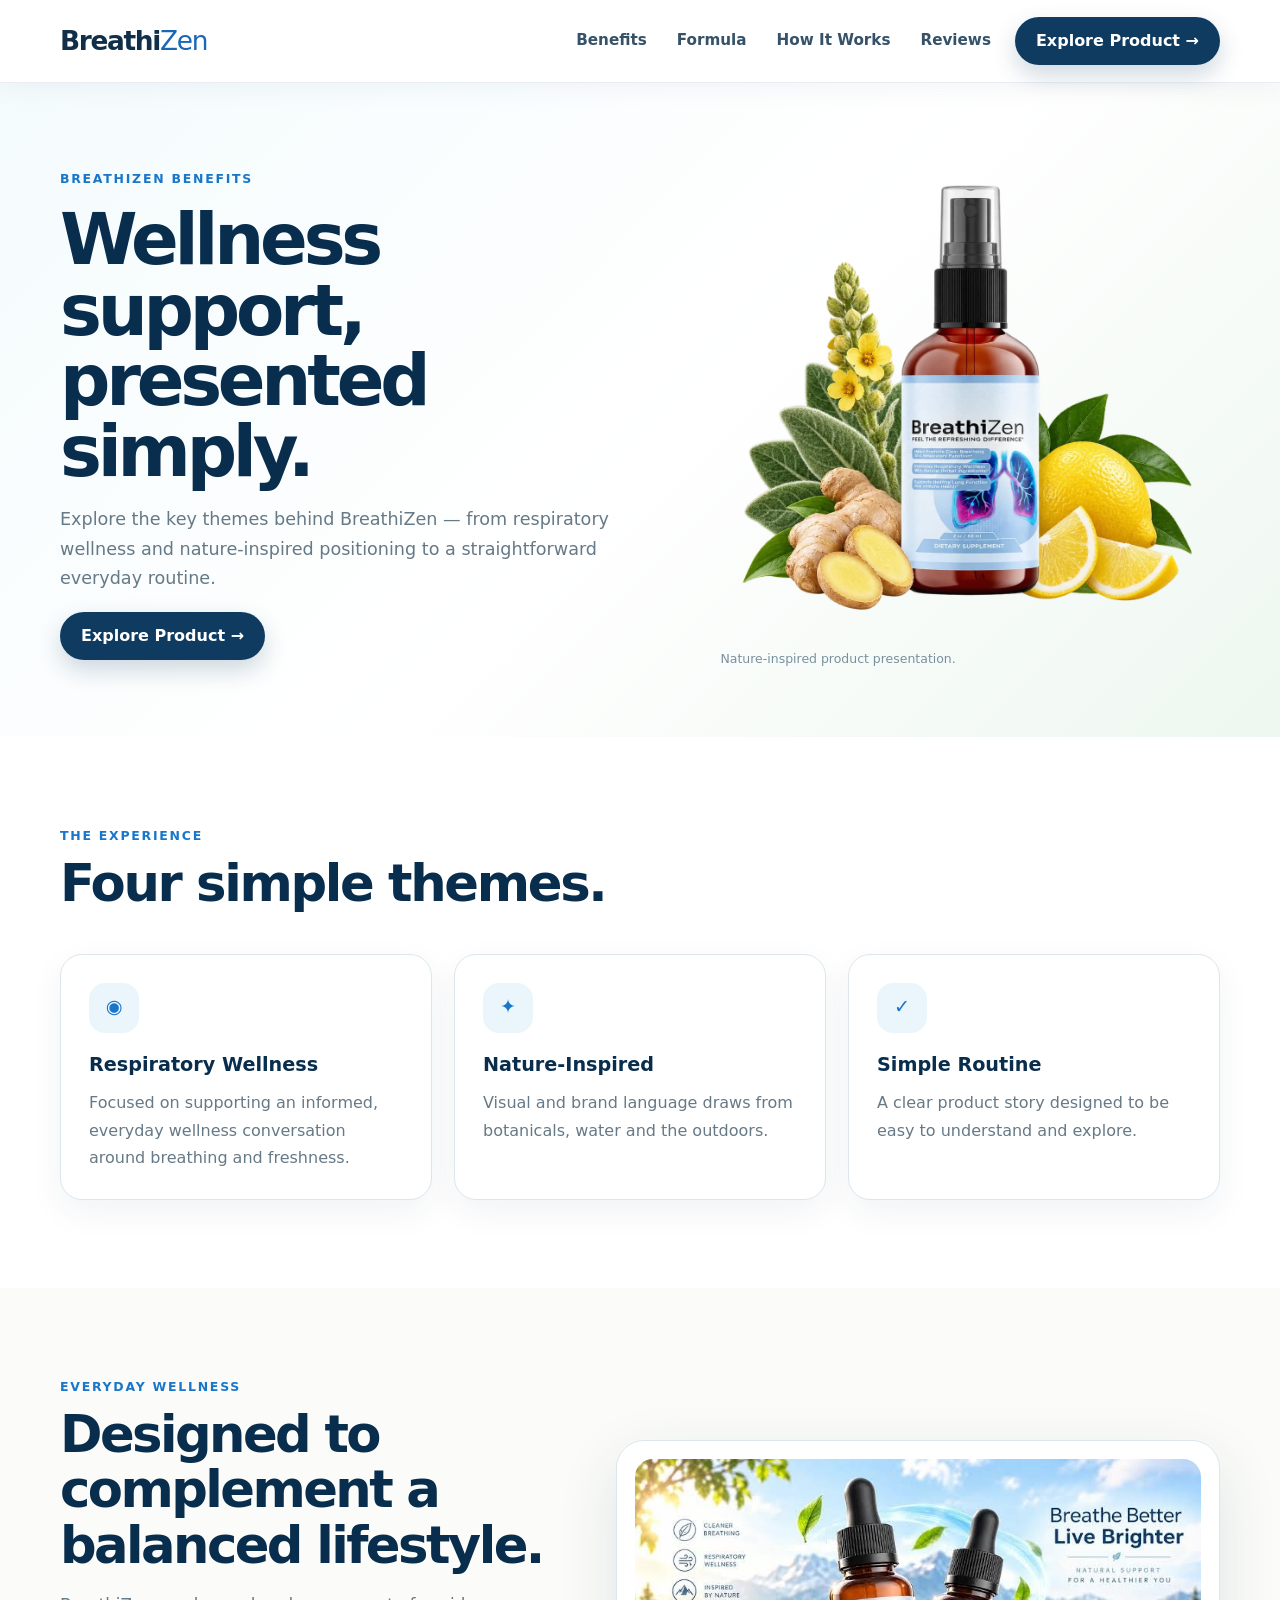
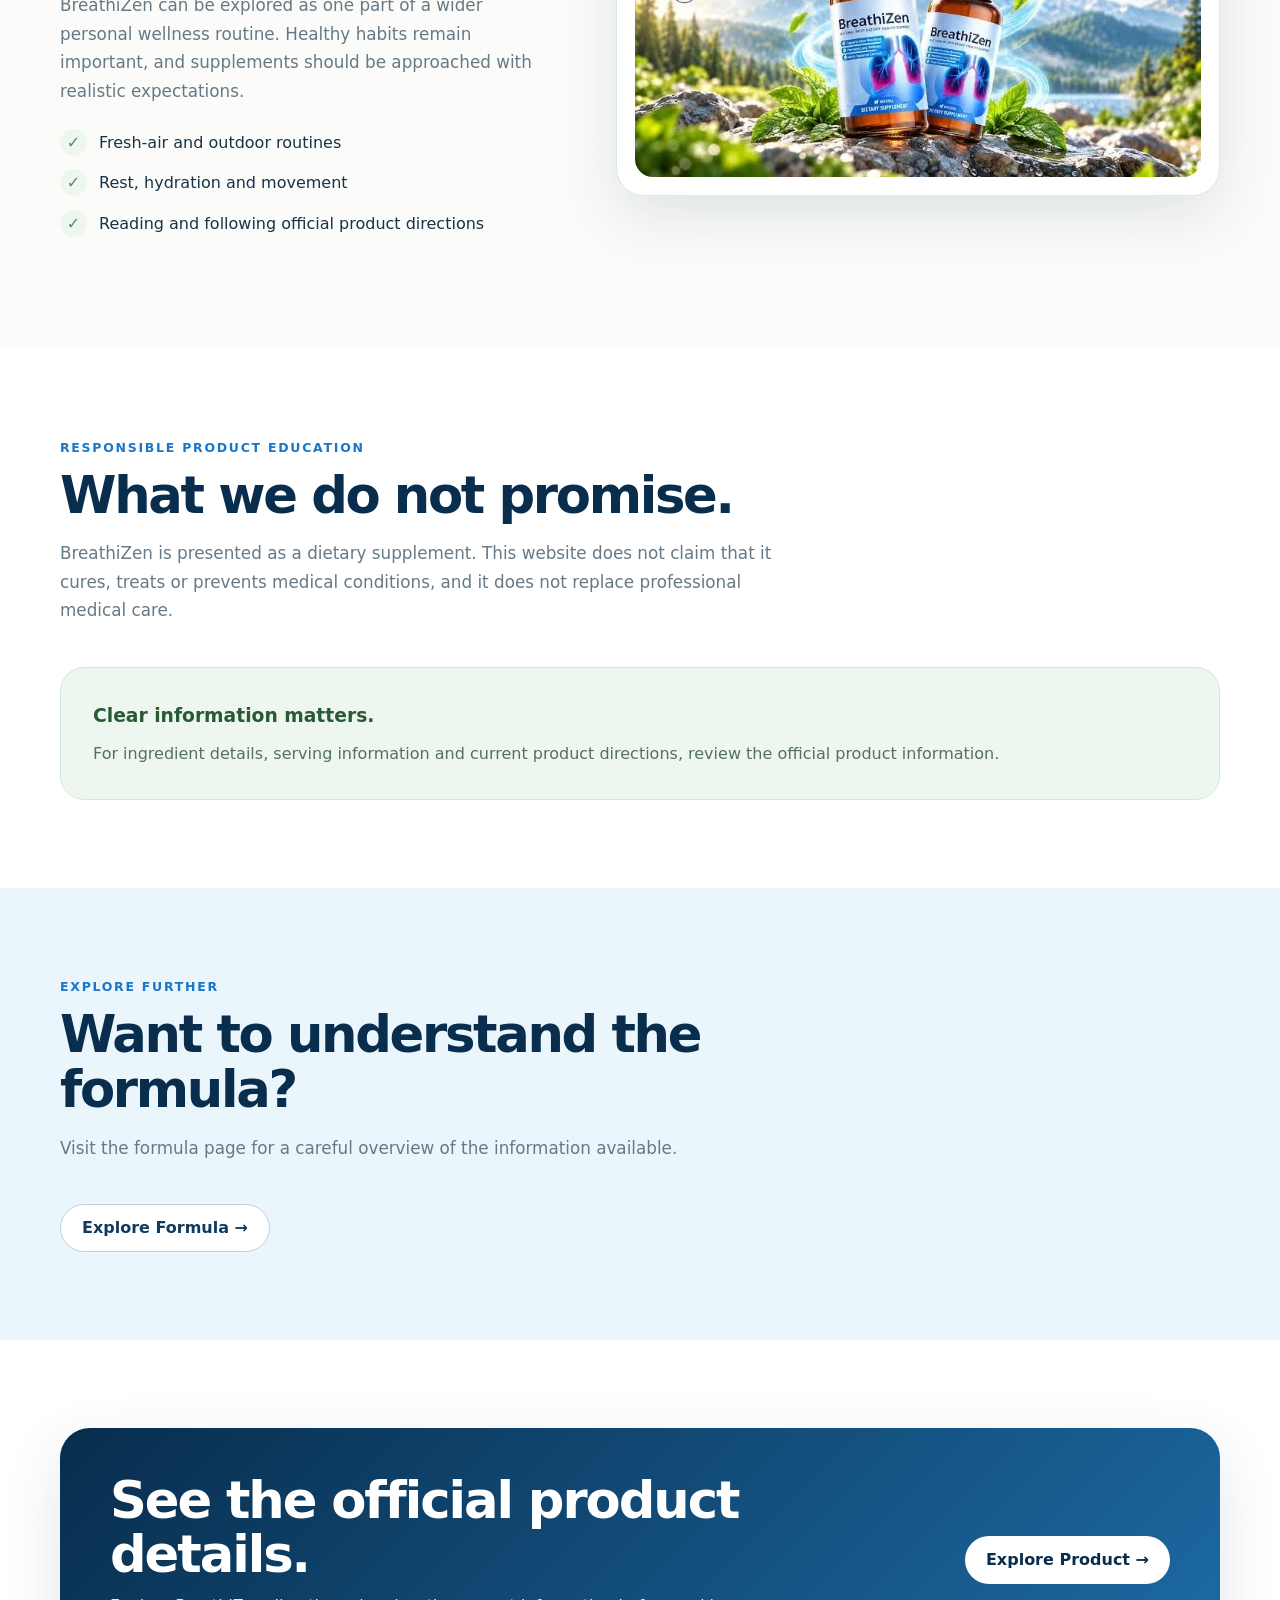
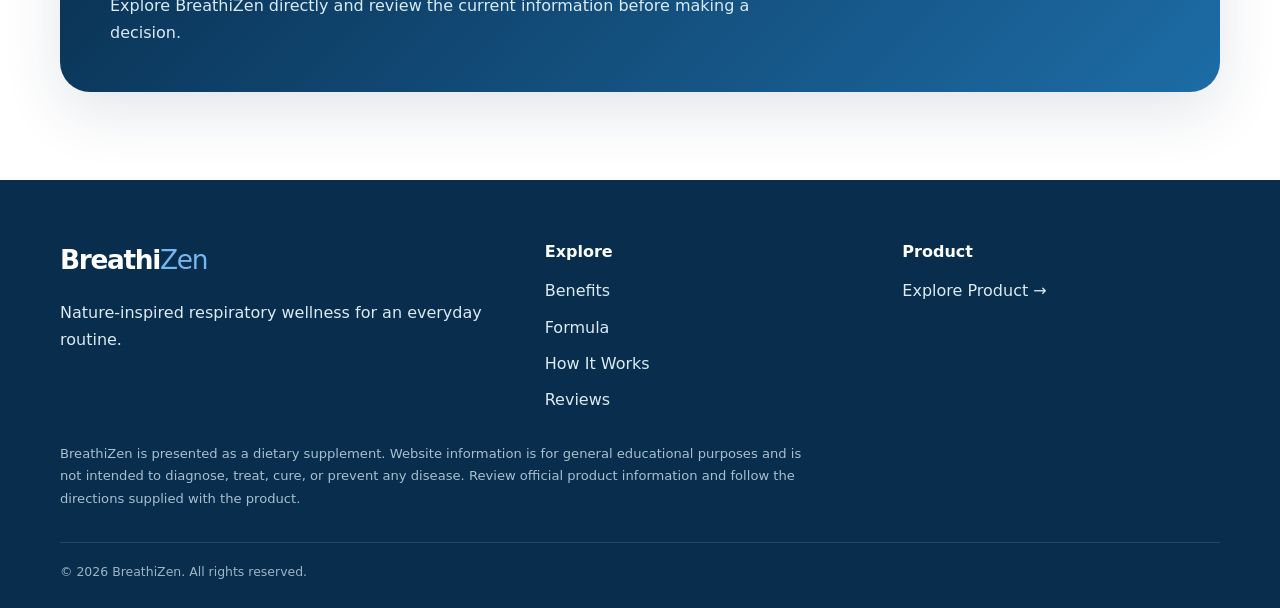
<file: benefits.html>
<!doctype html><html lang="en"><head><meta charset="utf-8"><meta name="viewport" content="width=device-width, initial-scale=1"><title>BreathiZen Benefits | Respiratory Wellness</title><meta name="description" content="Explore the nature-inspired wellness themes behind BreathiZen."><link rel="stylesheet" href="style.css"></head><body><header class="site-header"><div class="container nav"><a class="brand" href="index.html" aria-label="BreathiZen home">Breathi<span>Zen</span></a><nav class="nav-links" aria-label="Primary navigation"><a href="benefits.html">Benefits</a><a href="formula.html">Formula</a><a href="how-it-works.html">How It Works</a><a href="reviews.html">Reviews</a></nav><a class="nav-cta" href="https://taptobuynow.com/breathizen/">Explore Product →</a><button class="menu-toggle" type="button" aria-label="Open menu" aria-expanded="false">☰</button></div></header>
<main><section class="page-hero"><div class="container page-hero-grid"><div><div class="kicker">BreathiZen Benefits</div><h1>Wellness support, presented simply.</h1><p>Explore the key themes behind BreathiZen — from respiratory wellness and nature-inspired positioning to a straightforward everyday routine.</p><div class="actions"><a class="btn btn-primary" href="https://taptobuynow.com/breathizen/">Explore Product →</a></div></div><div><img src="[data-uri]" alt="BreathiZen bottle with leaves, ginger and lemon"><div class="image-caption">Nature-inspired product presentation.</div></div></div></section>
<section><div class="container"><div class="section-head"><div class="kicker">The experience</div><h2>Four simple themes.</h2></div><div class="cards"><article class="card"><div class="icon-box">◉</div><h3>Respiratory Wellness</h3><p>Focused on supporting an informed, everyday wellness conversation around breathing and freshness.</p></article><article class="card"><div class="icon-box">✦</div><h3>Nature-Inspired</h3><p>Visual and brand language draws from botanicals, water and the outdoors.</p></article><article class="card"><div class="icon-box">✓</div><h3>Simple Routine</h3><p>A clear product story designed to be easy to understand and explore.</p></article></div></div></section>
<section class="section-soft"><div class="container split"><div class="copy"><div class="kicker">Everyday wellness</div><h2>Designed to complement a balanced lifestyle.</h2><p>BreathiZen can be explored as one part of a wider personal wellness routine. Healthy habits remain important, and supplements should be approached with realistic expectations.</p><div class="bullets"><div class="bullet"><span class="check">✓</span><div>Fresh-air and outdoor routines</div></div><div class="bullet"><span class="check">✓</span><div>Rest, hydration and movement</div></div><div class="bullet"><span class="check">✓</span><div>Reading and following official product directions</div></div></div></div><div class="visual-card"><img src="[data-uri]" alt="BreathiZen bottles in a mountain landscape"></div></div></section>
<section><div class="container"><div class="section-head"><div class="kicker">Responsible product education</div><h2>What we do not promise.</h2><p>BreathiZen is presented as a dietary supplement. This website does not claim that it cures, treats or prevents medical conditions, and it does not replace professional medical care.</p></div><div class="review-note"><h3>Clear information matters.</h3><p>For ingredient details, serving information and current product directions, review the official product information.</p></div></div></section>
<section class="section-blue"><div class="container"><div class="section-head"><div class="kicker">Explore further</div><h2>Want to understand the formula?</h2><p>Visit the formula page for a careful overview of the information available.</p></div><a class="btn btn-secondary" href="formula.html">Explore Formula →</a></div></section>
<section><div class="container"><div class="banner"><div><h2>See the official product details.</h2><p>Explore BreathiZen directly and review the current information before making a decision.</p></div><a class="btn btn-primary" href="https://taptobuynow.com/breathizen/">Explore Product →</a></div></div></section></main><footer class="footer"><div class="container"><div class="footer-grid"><div><a class="brand" href="index.html">Breathi<span>Zen</span></a><p>Nature-inspired respiratory wellness for an everyday routine.</p></div><div><h4>Explore</h4><div class="footer-links"><a href="benefits.html">Benefits</a><a href="formula.html">Formula</a><a href="how-it-works.html">How It Works</a><a href="reviews.html">Reviews</a></div></div><div><h4>Product</h4><div class="footer-links"><a href="https://taptobuynow.com/breathizen/">Explore Product →</a></div></div></div><p class="disclaimer">BreathiZen is presented as a dietary supplement. Website information is for general educational purposes and is not intended to diagnose, treat, cure, or prevent any disease. Review official product information and follow the directions supplied with the product.</p><div class="copyright">© 2026 BreathiZen. All rights reserved.</div></div></footer><script>document.addEventListener('DOMContentLoaded',()=>{const b=document.querySelector('.menu-toggle'),n=document.querySelector('.nav-links');if(b&&n){b.addEventListener('click',()=>{const open=n.classList.toggle('open');b.setAttribute('aria-expanded',open)});n.querySelectorAll('a').forEach(a=>a.addEventListener('click',()=>{n.classList.remove('open');b.setAttribute('aria-expanded','false')}))}document.querySelectorAll('.faq-q').forEach(q=>q.addEventListener('click',()=>{const item=q.parentElement;const open=item.classList.toggle('open');q.setAttribute('aria-expanded',open)}));});</script></body></html>
</file>
<file: style.css>
:root{--navy:#103b61;--deep:#082d4d;--blue:#1976c8;--sky:#eaf6fc;--green:#5c8a63;--mint:#edf7ef;--cream:#fbfcf9;--ink:#183247;--muted:#667986;--line:#dbe7ed;--white:#fff;--shadow:0 20px 60px rgba(14,52,79,.12);--radius:24px}
*{box-sizing:border-box}html{scroll-behavior:smooth}body{margin:0;font-family:Inter,ui-sans-serif,system-ui,-apple-system,BlinkMacSystemFont,"Segoe UI",sans-serif;color:var(--ink);background:var(--white);line-height:1.7}a{color:inherit;text-decoration:none}img{display:block;max-width:100%;height:auto}button,a{font:inherit}.container{width:min(1160px,calc(100% - 40px));margin:auto}.site-header{position:sticky;top:0;z-index:1000;background:rgba(255,255,255,.96);backdrop-filter:blur(14px);border-bottom:1px solid rgba(16,59,97,.09);box-shadow:0 5px 24px rgba(16,59,97,.05)}.nav{min-height:82px;display:flex;align-items:center;justify-content:space-between;gap:24px}.brand{font-size:1.65rem;font-weight:850;letter-spacing:-.05em;color:#122f49;white-space:nowrap}.brand span{color:#1768b7;font-weight:500}.nav-links{display:flex;align-items:center;gap:30px;margin-left:auto}.nav-links a{font-size:.95rem;font-weight:700;color:#355269;transition:.2s}.nav-links a:hover{color:var(--blue)}.nav-cta,.btn{display:inline-flex;align-items:center;justify-content:center;min-height:48px;padding:0 21px;border-radius:999px;font-weight:800;line-height:1;white-space:nowrap;transition:transform .2s,box-shadow .2s,background .2s}.nav-cta,.btn-primary{background:var(--navy);color:#fff!important;box-shadow:0 10px 25px rgba(16,59,97,.2)}.nav-cta:hover,.btn-primary:hover{transform:translateY(-2px);background:#0b2d4b;box-shadow:0 14px 30px rgba(16,59,97,.25)}.btn-secondary{border:1px solid #bfd0da;color:var(--navy);background:#fff}.btn-secondary:hover{transform:translateY(-2px);border-color:#8eb0c5;background:#f7fbfd}.menu-toggle{display:none;width:46px;height:46px;border:1px solid var(--line);background:#fff;border-radius:12px;color:var(--navy);cursor:pointer}.hero{position:relative;overflow:hidden;background:linear-gradient(135deg,#f5fbfd 0%,#fff 48%,#eff8f1 100%);padding:86px 0 74px}.hero-grid{display:grid;grid-template-columns:1.02fr .98fr;align-items:center;gap:56px}.eyebrow{display:inline-flex;align-items:center;gap:8px;padding:8px 13px;border-radius:999px;background:var(--mint);color:#3e7047;font-size:.78rem;font-weight:850;text-transform:uppercase;letter-spacing:.12em}.hero h1{font-size:clamp(3rem,6.3vw,5.8rem);line-height:.98;letter-spacing:-.065em;margin:20px 0 22px;color:var(--deep);max-width:680px}.hero h1 em{font-style:normal;color:var(--blue)}.hero p{font-size:1.14rem;max-width:610px;color:var(--muted);margin:0 0 30px}.actions{display:flex;flex-wrap:wrap;gap:13px}.hero-media{position:relative}.hero-media img{width:100%;border-radius:30px;box-shadow:var(--shadow);object-fit:cover}.floating-note{position:absolute;right:-18px;bottom:24px;background:#fff;border:1px solid rgba(16,59,97,.1);box-shadow:0 15px 40px rgba(16,59,97,.16);border-radius:18px;padding:14px 16px;font-size:.82rem;font-weight:800;color:var(--navy)}section{padding:88px 0}.section-soft{background:var(--cream)}.section-blue{background:var(--sky)}.section-head{max-width:720px;margin-bottom:42px}.kicker{color:var(--blue);font-size:.78rem;font-weight:900;text-transform:uppercase;letter-spacing:.14em;margin-bottom:10px}.section-head h2{font-size:clamp(2.1rem,4vw,3.4rem);line-height:1.08;letter-spacing:-.045em;color:var(--deep);margin:0 0 16px}.section-head p{font-size:1.05rem;color:var(--muted);margin:0}.trust-strip{padding:22px 0;border-bottom:1px solid var(--line);background:#fff}.trust-grid{display:grid;grid-template-columns:repeat(4,1fr);gap:16px}.trust-item{text-align:center;padding:10px 14px;color:#426177;font-weight:800;font-size:.9rem}.trust-icon{width:34px;height:34px;border-radius:50%;display:grid;place-items:center;margin:0 auto 7px;background:var(--mint);color:var(--green);font-weight:900}.cards{display:grid;grid-template-columns:repeat(3,1fr);gap:22px}.card{background:#fff;border:1px solid var(--line);border-radius:22px;padding:28px;box-shadow:0 12px 34px rgba(14,52,79,.06)}.card h3{margin:16px 0 8px;font-size:1.2rem;color:var(--deep)}.card p{margin:0;color:var(--muted)}.icon-box{width:50px;height:50px;border-radius:16px;display:grid;place-items:center;background:var(--sky);color:var(--blue);font-weight:900;font-size:1.2rem}.split{display:grid;grid-template-columns:.9fr 1.1fr;gap:62px;align-items:center}.visual-card{background:#fff;border-radius:28px;padding:18px;border:1px solid var(--line);box-shadow:var(--shadow)}.visual-card img{width:100%;border-radius:18px;max-height:560px;object-fit:contain}.copy h2{font-size:clamp(2.2rem,4vw,3.6rem);line-height:1.08;letter-spacing:-.05em;margin:0 0 18px;color:var(--deep)}.copy p{color:var(--muted);font-size:1.05rem}.bullets{display:grid;gap:13px;margin:24px 0}.bullet{display:flex;gap:12px;align-items:flex-start}.check{width:27px;height:27px;border-radius:50%;display:grid;place-items:center;flex:0 0 auto;background:var(--mint);color:var(--green);font-weight:900}.steps{display:grid;grid-template-columns:repeat(3,1fr);gap:22px}.step{padding:28px;background:#fff;border:1px solid var(--line);border-radius:22px}.num{font-size:2.3rem;font-weight:900;color:#bdd6e5;line-height:1}.step h3{margin:16px 0 7px;color:var(--deep)}.step p{margin:0;color:var(--muted)}.banner{border-radius:30px;padding:46px 50px;background:linear-gradient(135deg,var(--deep),#1d6ca6);color:#fff;display:flex;align-items:center;justify-content:space-between;gap:30px;box-shadow:var(--shadow)}.banner h2{font-size:clamp(2rem,4vw,3.2rem);line-height:1.05;margin:0 0 10px;letter-spacing:-.04em}.banner p{margin:0;color:#dbeaf4;max-width:650px}.banner .btn-primary{background:#fff;color:var(--deep)!important;box-shadow:none}.banner .btn-primary:hover{background:#f1f8fc}.faq{max-width:900px}.faq-item{border-top:1px solid var(--line)}.faq-item:last-child{border-bottom:1px solid var(--line)}.faq-q{width:100%;padding:22px 0;border:0;background:none;display:flex;justify-content:space-between;align-items:center;text-align:left;color:var(--deep);font-weight:850;cursor:pointer}.faq-q span:last-child{font-size:1.4rem;color:var(--blue)}.faq-a{display:none;padding:0 0 22px;color:var(--muted);max-width:800px}.faq-item.open .faq-a{display:block}.faq-item.open .faq-q span:last-child{transform:rotate(45deg)}.page-hero{padding:76px 0 68px;background:linear-gradient(135deg,#f4fbfd,#fff 52%,#eef7f0)}.page-hero-grid{display:grid;grid-template-columns:1.1fr .9fr;gap:50px;align-items:center}.page-hero h1{font-size:clamp(2.8rem,5.5vw,5rem);line-height:1;letter-spacing:-.06em;margin:16px 0;color:var(--deep)}.page-hero p{font-size:1.1rem;color:var(--muted);max-width:650px}.page-hero img{width:100%;max-height:480px;object-fit:contain;border-radius:28px}.notice{padding:18px 20px;background:#f7fafc;border-left:4px solid var(--blue);border-radius:12px;color:#526978;margin-top:22px}.footer{background:#082d4d;color:#dceaf2;padding:58px 0 26px}.footer-grid{display:grid;grid-template-columns:1.4fr 1fr 1fr;gap:40px}.footer .brand{color:#fff}.footer .brand span{color:#78b7ee}.footer h4{margin:0 0 12px;color:#fff}.footer a{color:#dceaf2}.footer a:hover{color:#fff}.footer-links{display:grid;gap:9px}.disclaimer{font-size:.82rem;color:#a9bfce;max-width:760px;margin-top:30px}.copyright{border-top:1px solid rgba(255,255,255,.12);margin-top:32px;padding-top:18px;font-size:.78rem;color:#9eb4c3}.image-caption{font-size:.78rem;color:#78909d;margin-top:9px}.review-note{padding:32px;border-radius:24px;background:var(--mint);border:1px solid #d5e9d8}.review-note h3{margin:0 0 8px;color:#285b34}.review-note p{margin:0;color:#557060}.center{text-align:center}.center .section-head{margin-left:auto;margin-right:auto}.small{font-size:.9rem;color:var(--muted)}:focus-visible{outline:3px solid rgba(25,118,200,.35);outline-offset:3px}@media(max-width:1050px){.nav-links{gap:18px}.nav-cta{padding:0 17px}.hero-grid,.page-hero-grid{gap:34px}.container{width:min(100% - 32px,1160px)}}@media(max-width:900px){.nav-links{display:none;position:absolute;left:16px;right:16px;top:74px;background:#fff;border:1px solid var(--line);border-radius:18px;padding:14px;box-shadow:0 20px 50px rgba(14,52,79,.15);flex-direction:column;align-items:stretch;gap:0}.nav-links.open{display:flex}.nav-links a{padding:14px 12px;border-radius:10px}.nav-links a:hover{background:#f4f9fc}.nav-cta{display:none}.menu-toggle{display:block}.hero-grid,.page-hero-grid,.split{grid-template-columns:1fr}.hero{padding:64px 0}.hero h1{max-width:760px}.hero-media{max-width:760px;margin:auto}.trust-grid{grid-template-columns:repeat(2,1fr)}.cards,.steps{grid-template-columns:1fr}.split .visual-card{order:-1}.banner{align-items:flex-start;flex-direction:column}}@media(max-width:560px){.container{width:min(100% - 24px,1160px)}.nav{min-height:72px}.brand{font-size:1.42rem}.hero{padding:48px 0 54px}.hero h1{font-size:clamp(2.55rem,13vw,4rem)}.hero p{font-size:1rem}.actions{flex-direction:column;align-items:stretch}.actions .btn{width:100%}section{padding:66px 0}.page-hero{padding:54px 0}.page-hero h1{font-size:clamp(2.6rem,12vw,4rem)}.trust-grid{grid-template-columns:1fr 1fr;gap:5px}.trust-item{font-size:.78rem}.banner{padding:32px 24px}.footer-grid{grid-template-columns:1fr;gap:28px}.floating-note{right:8px;bottom:12px;font-size:.72rem}.card,.step{padding:23px}}


/* Hero keyword: same size and weight as the main headline */
.hero-brand{display:inline;color:var(--deep);font-size:inherit;line-height:inherit;letter-spacing:inherit;text-transform:none;font-weight:inherit;margin:0;}
</file>
